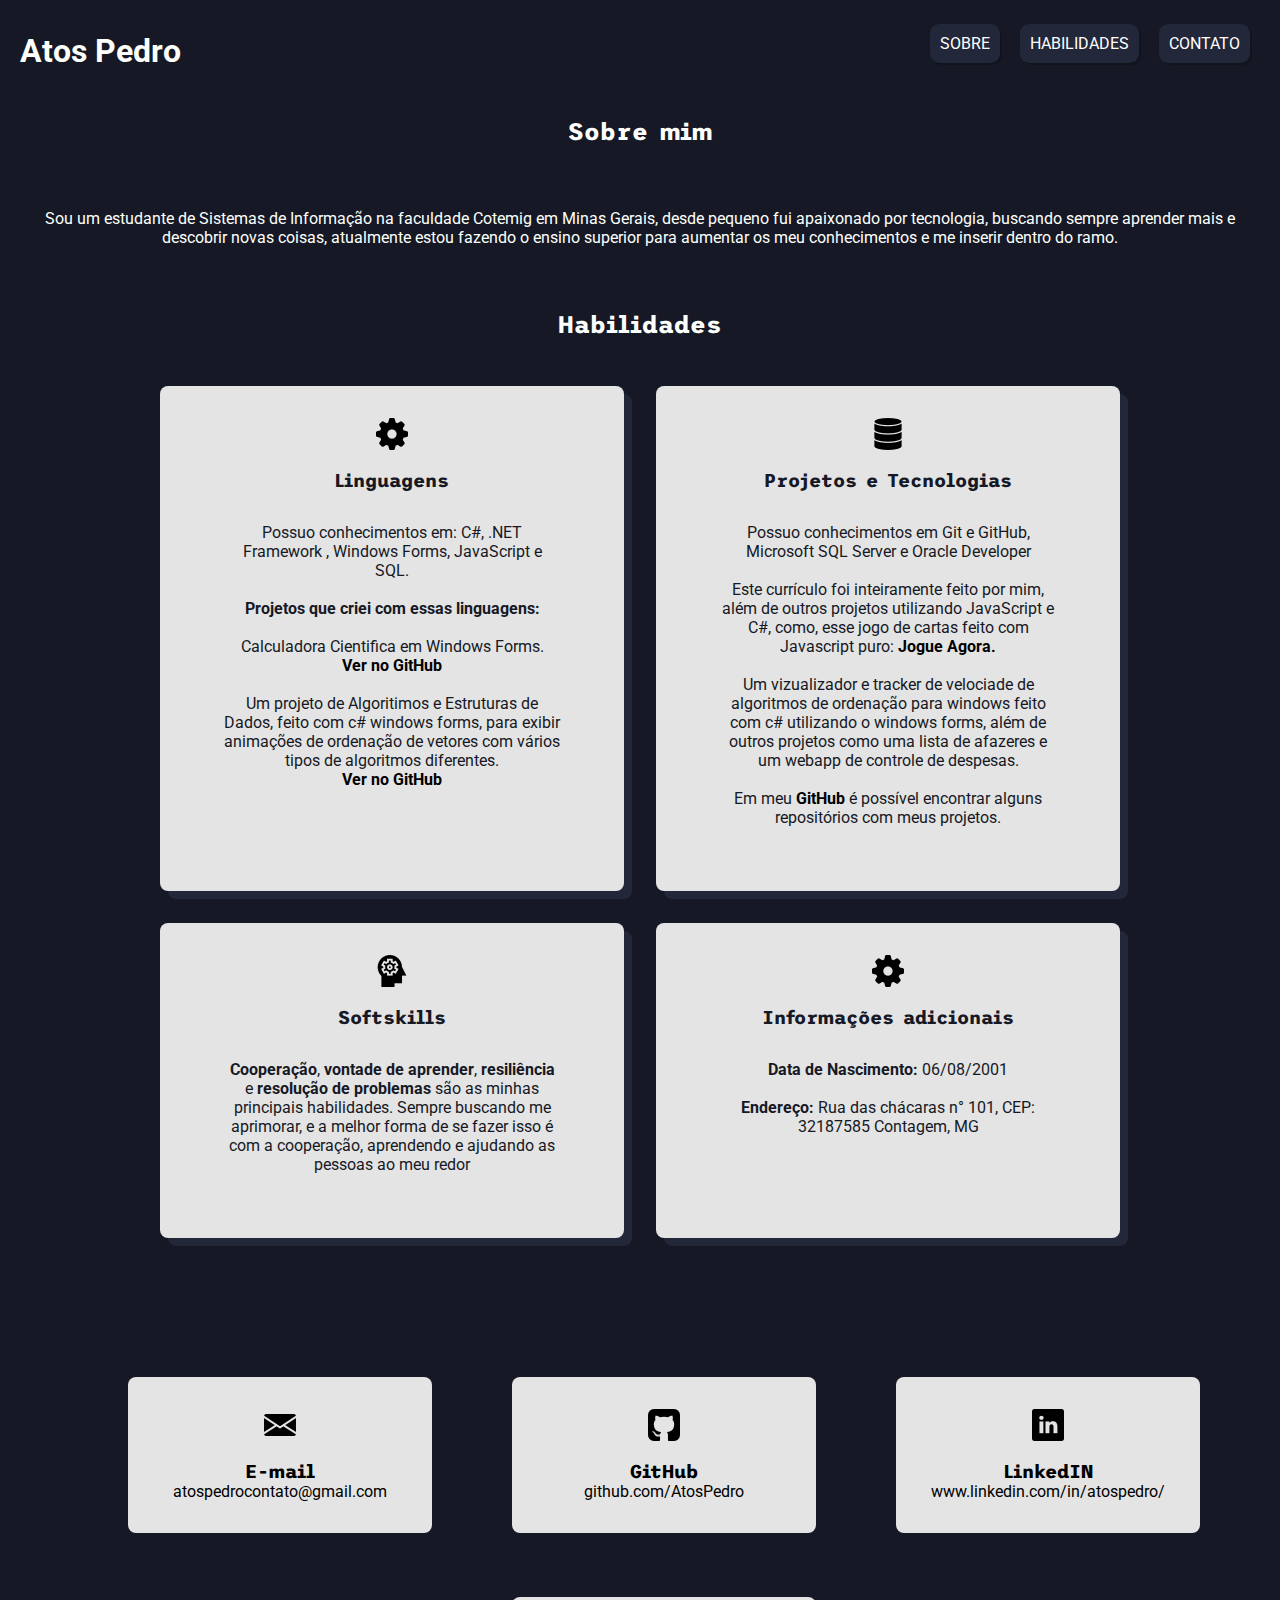
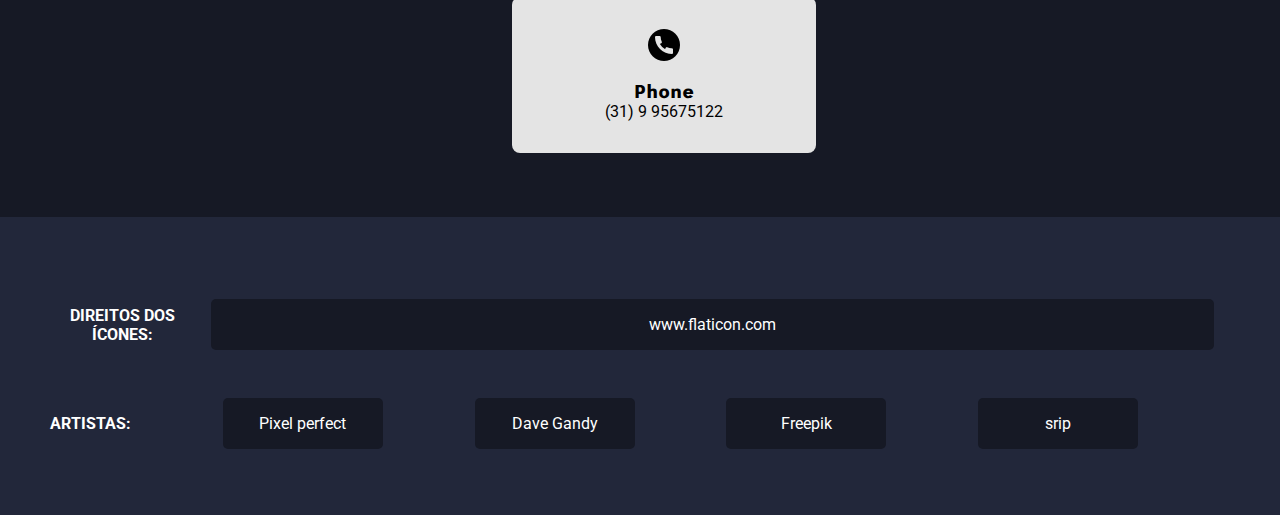
<file: index.html>
<!DOCTYPE html>
<html lang="pt-br">
  <head>
    <meta charset="UTF-8" />
    <meta name="viewport" content="width=device-width, initial-scale=1.0" />
    <title>Atos Pedro</title>

    <link rel="icon" href="" />

    <link
      href="https://fonts.googleapis.com/css2?family=Roboto:wght@400;500;700&family=Trispace:wght@400;500;700&display=swap"
      rel="stylesheet"
    />

    <link rel="stylesheet" href="public/css/main.css" />
    <link rel="stylesheet" href="public/css/header.css" />
    <link rel="stylesheet" href="public/css/about.css" />
    <link rel="stylesheet" href="public/css/skills.css" />
    <link rel="stylesheet" href="public/css/contact.css" />
    <link rel="stylesheet" href="public/css/footer.css">
    <link rel="stylesheet" href="public/css/responsive.css" />
  </head>
  <body>
    
    <header>
      <span>
        <h1>Atos Pedro</h1>
      </span>

      <nav>
        <ul>
          <li>
            <a href="#About">Sobre</a>
          </li>
          <li>
            <a href="#skills">Habilidades</a>
          </li>
          <li>
            <a href="#contact">Contato</a>
          </li>
        </ul>
      </nav>
      

    </header>

    <section id="About">
      <h2>Sobre mim</h2>
      <p>
        Sou um estudante de Sistemas de Informação na faculdade Cotemig em Minas Gerais, desde pequeno fui apaixonado por tecnologia, buscando sempre aprender mais e descobrir novas coisas, atualmente estou fazendo o ensino superior para aumentar os meu conhecimentos e me inserir dentro do ramo.
      </p>
      <h2>Habilidades</h2>
      <div id="skills">
        <div class="languages">
          <img src="public/img/definicoes.png" alt="Engrenagem" />
          <h3>Linguagens</h3>
          <p>
            Possuo conhecimentos em: C#, .NET Framework , Windows Forms,
            JavaScript e SQL.
            <br />
            <br />
            <strong>Projetos que criei com essas linguagens:</strong>
            <br />
            <br />
            Calculadora Cientifica em Windows Forms.
            <br />
           <a href="https://github.com/AtosPedro/Calculadora_Cientifica-Windows-Forms-"><strong>Ver no GitHub</strong></a> 
            <br />
            <br />
            Um projeto de Algoritimos e Estruturas de Dados, feito com c#
            windows forms, para exibir animações de ordenação de vetores com
            vários tipos de algoritmos diferentes.
            <br />
            <a href="https://github.com/AtosPedro/Visualizador-de-Ordenacao"><strong>Ver no GitHub</strong></a>
          </p>
        </div>

        <div class="technologies">
          <img src="public/img/base-de-dados.png" alt="Banco de Dados" />
          <h3>Projetos e Tecnologias</h3>

          

          <p>
            Possuo conhecimentos em Git e GitHub, Microsoft SQL Server e Oracle Developer
            <br><br>
            Este currículo foi inteiramente feito por mim, além de outros projetos utilizando
            JavaScript e C#, como, esse  jogo de cartas feito com Javascript puro: 
            <a href="https://atospedro.github.io/CardGame/"><strong>Jogue Agora.</strong></a><br><br>
             Um vizualizador e tracker de velociade de algoritmos de ordenação para windows feito com c# utilizando o windows forms, além de outros projetos como uma lista de afazeres e um webapp de controle de despesas. <br><br>
            Em meu <a href="https://github.com/AtosPedro"> <strong>GitHub</strong></a> é possível encontrar alguns repositórios com meus projetos.
            
          </p>
        </div>


        <div class="softskills">
          <img src="public/img/cerebro.png" alt="Cabeça com uma Engrenagem" />

          <h3>Softskills</h3>

          <p>
            <strong>Cooperação</strong>, <strong>vontade de aprender</strong>,
            <strong>resiliência</strong> e
            <strong>resolução de problemas</strong> são as minhas principais
            habilidades. Sempre buscando me aprimorar, e a melhor forma de se
            fazer isso é com a cooperação, aprendendo e ajudando as pessoas ao
            meu redor
          </p>
        </div>
        

        
          <div class="hardware">
            <img src="public/img/definicoes.png" alt="Engrenagem" />
            <h3>Informações adicionais</h3>
            <p>
            <strong>Data de Nascimento:</strong>  06/08/2001
             <br>
             <br>
            <strong>Endereço:</strong>  Rua das chácaras n° 101, CEP: 32187585 Contagem, MG
            </p>
          </div>
      
    </section>

    <h2>Contato</h2>

    <section id="contact">
      <a href="mailto:atospedrocontato@gmail.com">
        <div>
          <img src="public/img/o-email.png" alt="carta" />
          <h3>E-mail</h3>

          <p>atospedrocontato@gmail.com</p>
        </div>
      </a>

      <a href="https://github.com/AtosPedro">
        <div>
          <img src="public/img/placa-do-github.png" alt="icone do GitHub" />
          <h3>GitHub</h3>

          <p>github.com/AtosPedro</p>
        </div>
      </a>

      <a href="https://www.linkedin.com/in/atospedro/">
        <div>
          <img src="public/img/linkedin.png" alt="Logo do LinkedIn" />
          <h3>LinkedIN</h3>

          <p>www.linkedin.com/in/atospedro/</p>
        </div>
      </a>

      <a href="tel:31-99567-5122">
        <div>
          <img src="public/img/telefone.png" alt="telefone" />
          <h3>Phone</h3>

          <p>(31) 9 95675122</p>
        </div>
      </a>
    </section>

    <footer>
      <div class="site-buttom">
        <p><strong>Direitos dos ícones:  </strong></p><a  href="https://www.flaticon.com/br/" title="Flaticon"> www.flaticon.com</a>
      </div>
      <div class="artists">
        <p><strong>Artistas: </strong></p>
        <ul>
          <li>
            <a href="https://www.flaticon.com/br/autores/pixel-perfect" title="Pixel perfect">Pixel perfect</a>
          </li>
  
          <li><a href="https://www.flaticon.com/br/autores/dave-gandy" title="Dave Gandy">Dave Gandy</a></li>
  
          <li><a href="https://www.flaticon.com/br/autores/freepik" title="Freepik">Freepik</a></li>
  
          <li><a href="https://www.flaticon.com/br/autores/srip" title="srip">srip</a></li>
  
        </ul>
      </div>
      

    </footer>
  </body>
</html>
</file>
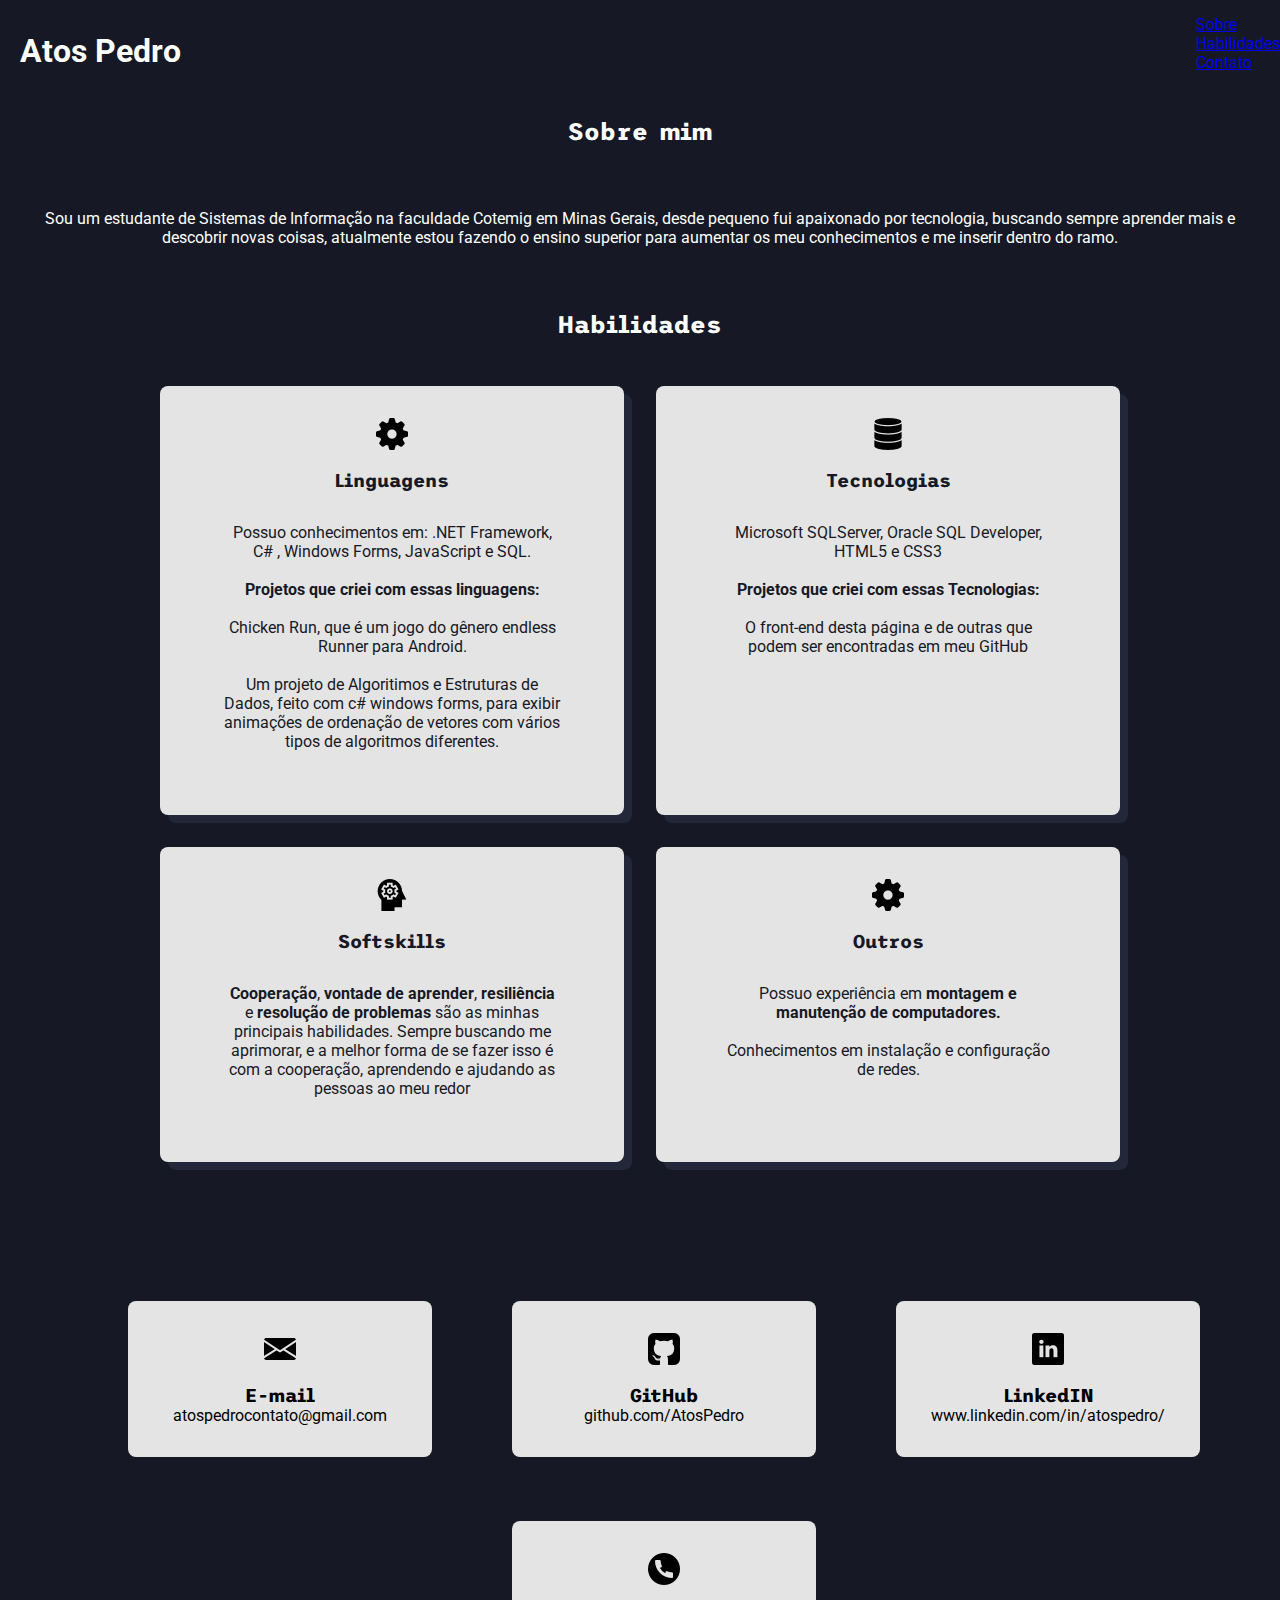
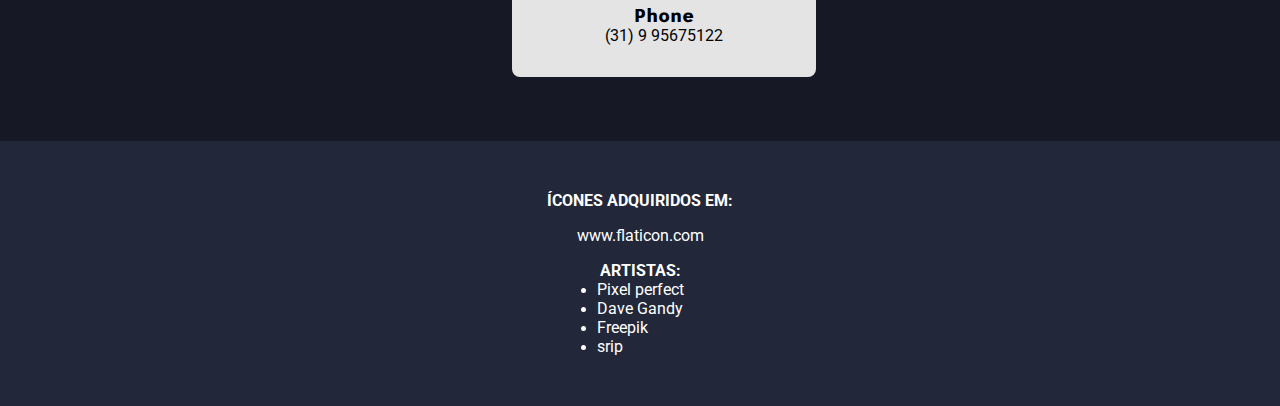
<file: public/views/main.html>
<!DOCTYPE html>
<html lang="pt-br">
  <head>
    <meta charset="UTF-8" />
    <meta name="viewport" content="width=device-width, initial-scale=1.0" />
    <title>Atos Pedro</title>

    <link rel="icon" href="" />

    <link
      href="https://fonts.googleapis.com/css2?family=Roboto:wght@400;500;700&family=Trispace:wght@400;500;700&display=swap"
      rel="stylesheet"
    />

    <link rel="stylesheet" href="../css/main.css" />
    <link rel="stylesheet" href="../css/header.css" />
    <link rel="stylesheet" href="../css/about.css" />
    <link rel="stylesheet" href="../css/skills.css" />
    <link rel="stylesheet" href="../css/contact.css" />
    <link rel="stylesheet" href="../css/footer.css">
    <link rel="stylesheet" href="../css/responsive.css" />
  </head>
  <body>
    <header>
      <span>
        <h1>Atos Pedro</h1>
      </span>

      <ul>
        <li>
          <a href="#About">Sobre</a>
        </li>
        <li>
          <a href="#skills">Habilidades</a>
        </li>
        <li>
          <a href="#contact">Contato</a>
        </li>
      </ul>
    </header>

    <section id="About">
      <h2>Sobre mim</h2>
      <p>
        Sou um estudante de Sistemas de Informação na faculdade Cotemig em Minas Gerais, desde pequeno fui apaixonado por tecnologia, buscando sempre aprender mais e descobrir novas coisas, atualmente estou fazendo o ensino superior para aumentar os meu conhecimentos e me inserir dentro do ramo.
      </p>
      <h2>Habilidades</h2>
      <div id="skills">
        <div class="languages">
          <img src="../img/definicoes.png" alt="Engrenagem" />
          <h3>Linguagens</h3>
          <p>
            Possuo conhecimentos em: .NET Framework, C# , Windows Forms,
            JavaScript e SQL.
            <br />
            <br />
            <strong>Projetos que criei com essas linguagens:</strong>
            <br />
            <br />
            Chicken Run, que é um jogo do gênero endless Runner para Android.
            <br />
            <br />
            Um projeto de Algoritimos e Estruturas de Dados, feito com c#
            windows forms, para exibir animações de ordenação de vetores com
            vários tipos de algoritmos diferentes.
          </p>
        </div>

        <div class="technologies">
          <img src="../img/base-de-dados.png" alt="Banco de Dados" />
          <h3>Tecnologias</h3>

          <p>
            Microsoft SQLServer, Oracle SQL Developer, HTML5 e CSS3
            <br />
            <br />
            <strong>Projetos que criei com essas Tecnologias:</strong>
            <br />
            <br />
            O front-end desta página e de outras que podem ser encontradas em
            meu GitHub
          </p>
        </div>


        <div class="softskills">
          <img src="../img/cerebro.png" alt="Cabeça com uma Engrenagem" />

          <h3>Softskills</h3>

          <p>
            <strong>Cooperação</strong>, <strong>vontade de aprender</strong>,
            <strong>resiliência</strong> e
            <strong>resolução de problemas</strong> são as minhas principais
            habilidades. Sempre buscando me aprimorar, e a melhor forma de se
            fazer isso é com a cooperação, aprendendo e ajudando as pessoas ao
            meu redor
          </p>
        </div>
        

        
          <div class="hardware">
            <img src="../img/definicoes.png" alt="Engrenagem" />
            <h3>Outros</h3>
            <p>
              Possuo experiência em <strong>montagem e manutenção de computadores.</strong> 
              <br>
              <br>
              Conhecimentos em instalação e configuração de redes.
            </p>
          </div>
      
    </section>

    <h2>Contato</h2>

    <section id="contact">
      <a href="mailto:atospedrocontato@gmail.com">
        <div>
          <img src="../img/o-email.png" alt="carta" />
          <h3>E-mail</h3>

          <p>atospedrocontato@gmail.com</p>
        </div>
      </a>

      <a href="https://github.com/AtosPedro">
        <div>
          <img src="../img/placa-do-github.png" alt="icone do GitHub" />
          <h3>GitHub</h3>

          <p>github.com/AtosPedro</p>
        </div>
      </a>

      <a href="https://www.linkedin.com/in/atospedro/">
        <div>
          <img src="../img/linkedin.png" alt="Logo do LinkedIn" />
          <h3>LinkedIN</h3>

          <p>www.linkedin.com/in/atospedro/</p>
        </div>
      </a>

      <a href="phoneto:31995675122">
        <div>
          <img src="../img/telefone.png" alt="telefone" />
          <h3>Phone</h3>

          <p>(31) 9 95675122</p>
        </div>
      </a>
    </section>

    <footer>

      <p><strong>Ícones adquiridos em: </strong></p><a class="site-buttom" href="https://www.flaticon.com/br/" title="Flaticon"> www.flaticon.com</a>
      <p><strong>Artistas: </strong></p>
      <ul>
        <li>
          <a href="https://www.flaticon.com/br/autores/pixel-perfect" title="Pixel perfect">Pixel perfect</a>
        </li>

        <li><a href="https://www.flaticon.com/br/autores/dave-gandy" title="Dave Gandy">Dave Gandy</a></li>

        <li><a href="https://www.flaticon.com/br/autores/freepik" title="Freepik">Freepik</a></li>

        <li><a href="https://www.flaticon.com/br/autores/srip" title="srip">srip</a></li>

      </ul>

    </footer>
  </body>
</html>
</file>
<file: public/css/main.css>
*{
    margin: 0;
    padding: 0;
}
html{
    scroll-behavior: smooth;
}
body{
    background-color:  #161925;
    color: #161925;
}

h1,h2,h3{
    font-family: 'Trispace', sans-serif;
}

p{
    font-family: 'Roboto', sans-serif;
    
}

a{
    font-family: 'Roboto', sans-serif;
    
}
</file>
<file: public/css/header.css>
/*Header*/
header{
    width: 100%;

    display: flex;
    flex-direction: column;

    align-items: center;  
    background-color:#161925;  
}
header span h1{
    margin: 2rem 0 1rem 0;
    font-family: 'Roboto', sans-serif;
    font-weight: 700;
    color:#fdfffc;
}
header nav{
    width: 100%;
}
header nav ul{
    display: flex;
    flex-direction: column;
    list-style: none;
}
header nav ul li a{

    display: block;
    
    text-decoration: none;
    text-transform: uppercase;
    
    border: none;
    border-radius: .6rem;
    padding: 2.5rem;    
    color:#fdfffc;
    background-color: #22273a;
    
}
header nav ul li{
    width: auto;
    text-align: center;
    
    margin: .1rem 0;
    
}
</file>
<file: public/css/about.css>
#About{
    display: flex;
    flex-direction: column;
    align-items: center;
    text-align: center;    

    color: #fdfffc;
}
#About p{
    margin: 2rem
}
#About h2{
    margin: 2rem 0;
    text-align: center;
}
#About h3{
    margin: 1rem 0;
    text-align: center;
}
</file>
<file: public/css/skills.css>
#skills div{
    margin: 1rem;
    padding: 2rem;
    background-color: rgb(228, 228, 228);
    text-align: justify;
    color: #161925;

    border: none;
    border-radius: .5rem;

    text-align: center;

    box-shadow: 8px 8px  #22273a;
}
#skills div a{
    text-decoration: none;
    color: black;
    transition: 200ms
}
</file>
<file: public/css/contact.css>
#contact {
    text-align: center;
    display: flex;
    flex-wrap: wrap;
    justify-content: center;
}
#contact a{
    text-decoration: none;
    
    color:black;
}
#contact div{
    margin: 2rem;
    padding: 2rem;
    background-color: rgb(228, 228, 228);

    border: none;
    border-radius: .5rem;

    width: clamp(10rem, 15rem, 30rem);

    text-align: center;

    
}

#contact div img{
    margin-bottom: 1rem;
}
</file>
<file: public/css/footer.css>
footer {
  display: flex;
  flex-direction: column;

  align-items: center;

  color: white;

  background-color: #22273a;

  margin-top: 1rem;
}

footer a {
  text-decoration: none;
  color: white;
}

footer p {
    text-transform: uppercase;
    text-align: center;
  }
.site-buttom {
  display: flex;
  flex-direction: column;
  justify-content: center;
  align-items: center;
  margin: 1rem 0;

  width: 100%;
}
.site-buttom a {
  display: block;

  background-color: #161925;

  margin: 1rem;
  padding: 1rem 0;

  width: 100%;

  text-align: center;

  border: none;
  border-radius: 5px;
}

.artists {
  display: flex;
  flex-direction: column;
  justify-content: center;
  align-items: center;
  width: 100%;
}

.artists ul {
  list-style: none;
  display: flex;
  flex-direction: column;
  width: 100%;
}
.artists ul li {
  margin: 1rem 0;
  text-align: center;
  display: block;
  width: 100%;
}
.artists ul li a {
  display: block;

  padding: 1rem;

  background-color: #161925;
  border: none;
  border-radius: 5px;
}
</file>
<file: public/css/responsive.css>
@media screen and (min-width: 1024px) {
    header {
        display:flex;
        flex-direction: row; 
        justify-content: space-between;  
          
    }
    header nav {
        width: auto;
    }
    header nav ul{
        flex-direction: row;
        margin: 0 20px 0 ;
    }
    header span{
        margin: 0 0 0 20px;
    }
    header nav ul li{
        padding: 10px;
        border:none;
        border-radius:5px;
        
        
    }
   
    header nav ul li a{
    
        text-decoration: none;
        text-transform: uppercase;
        
        padding: 10px;
    
    
        color:  white;
        transition: 400ms;

        box-shadow: 2px 2px rgba(0,0,0,.2);
    }
    header nav ul li a:hover{
        padding: 15px;
    }


    #skills {
        display: flex;
        flex-direction: row;
        flex-wrap: wrap;
        justify-content: center;
    }
    #skills div{
        max-width: 25rem;


    }
   
    #skills div a:hover{
        color:  #22273a;
    }
    h2{
        text-align: center;
        margin: 2rem;
    }

    #contact{
        background-color: #161925;

        display: flex;
        justify-content: space-evenly;

        margin:2rem;
    }
    #contact a{
        width: 20rem;

    }
    #contact div{
        transition: 200ms;
    }
    #contact div:hover{
        box-shadow: 8px 8px #22273a;
    }
    footer{
        flex-direction: column;
        justify-content: space-between;
        padding: 50px;
    }
    .site-buttom{
        flex-direction: row;
        width: 100%;
    }
    .site-buttom a:hover{
        box-shadow: 2px 2px rgba(0,0,0,.2);
    }
    
    .artists{
        flex-direction: row;
        align-items: center; 
        justify-content: space-between;     
    }
    .artists ul{
        display: flex;
        flex-direction: row;
        justify-content: space-evenly;
    }
    .artists ul li{
        width: 10rem;

    }

    .artists ul li a{
                       
        transition: 200ms;
        
        
    }
    footer ul li a:hover{
        box-shadow: 2px 2px rgba(0,0,0,.2);
    }
}
</file>
